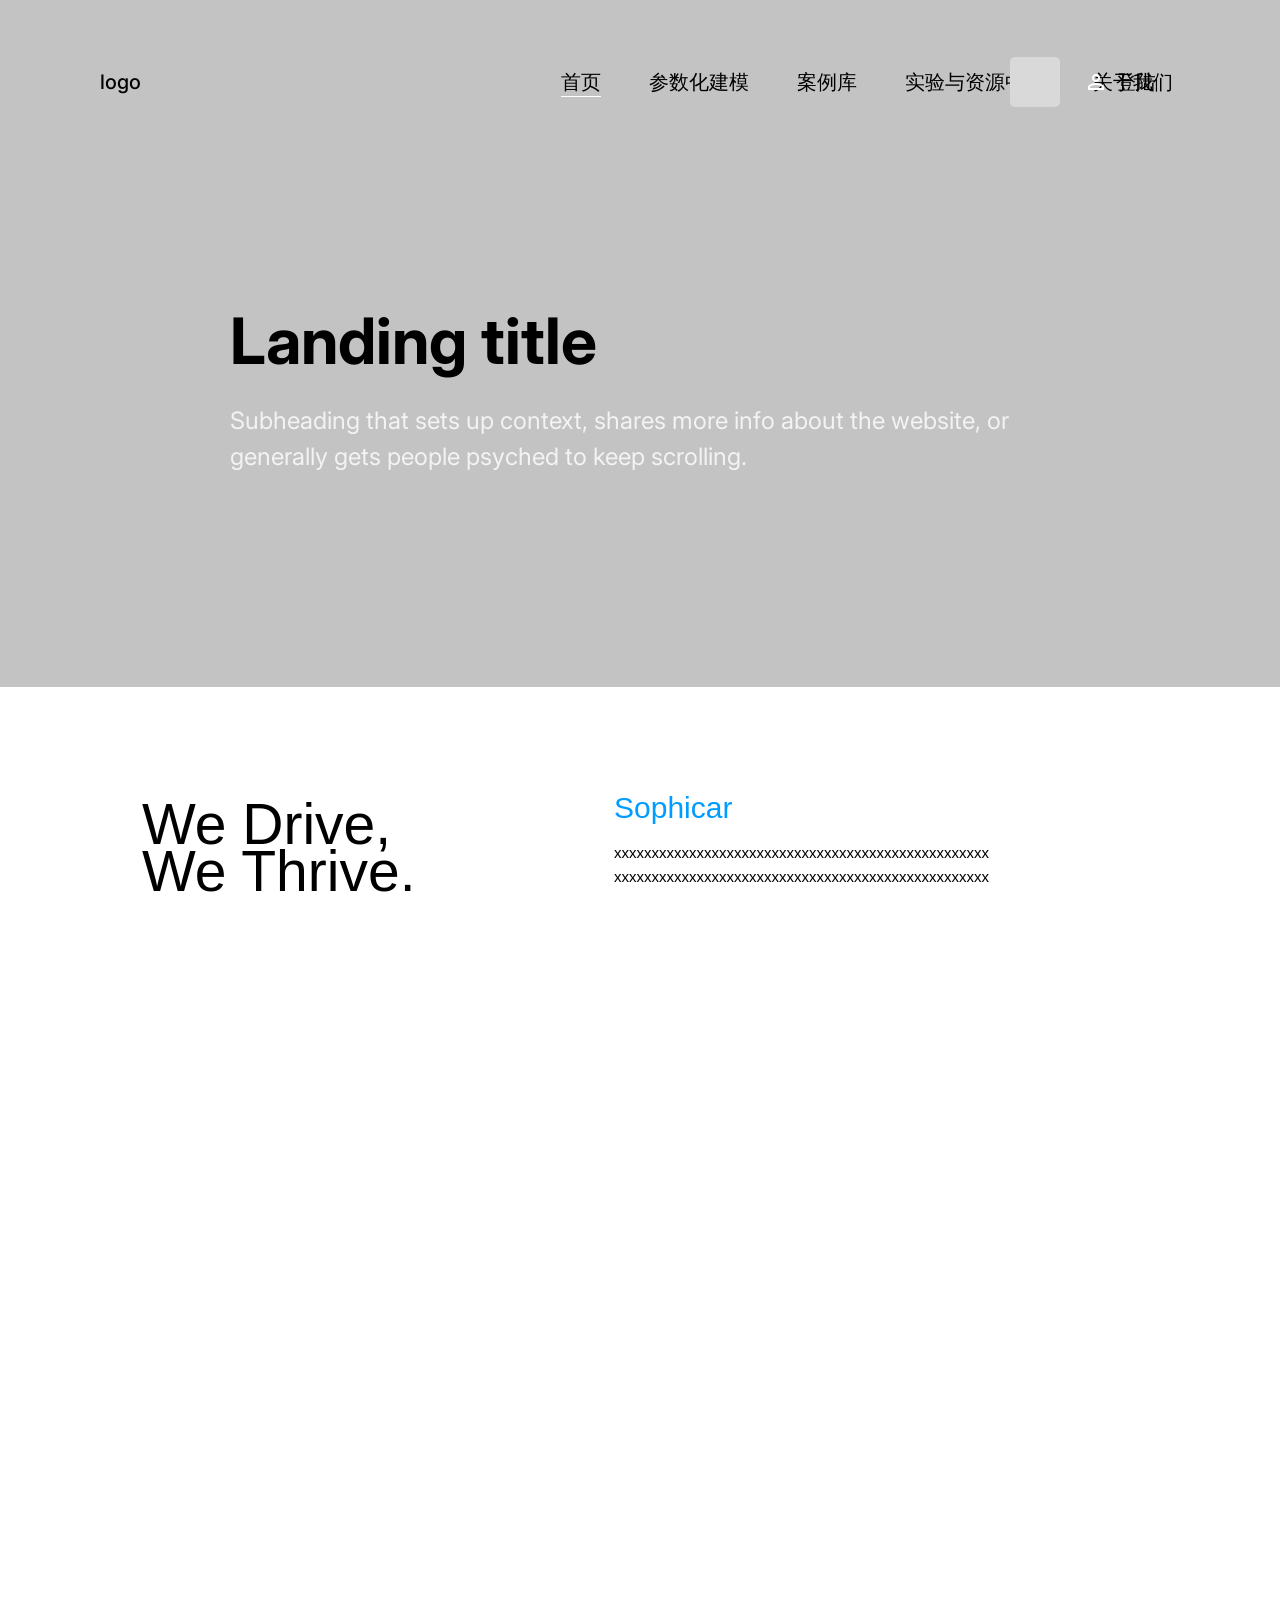
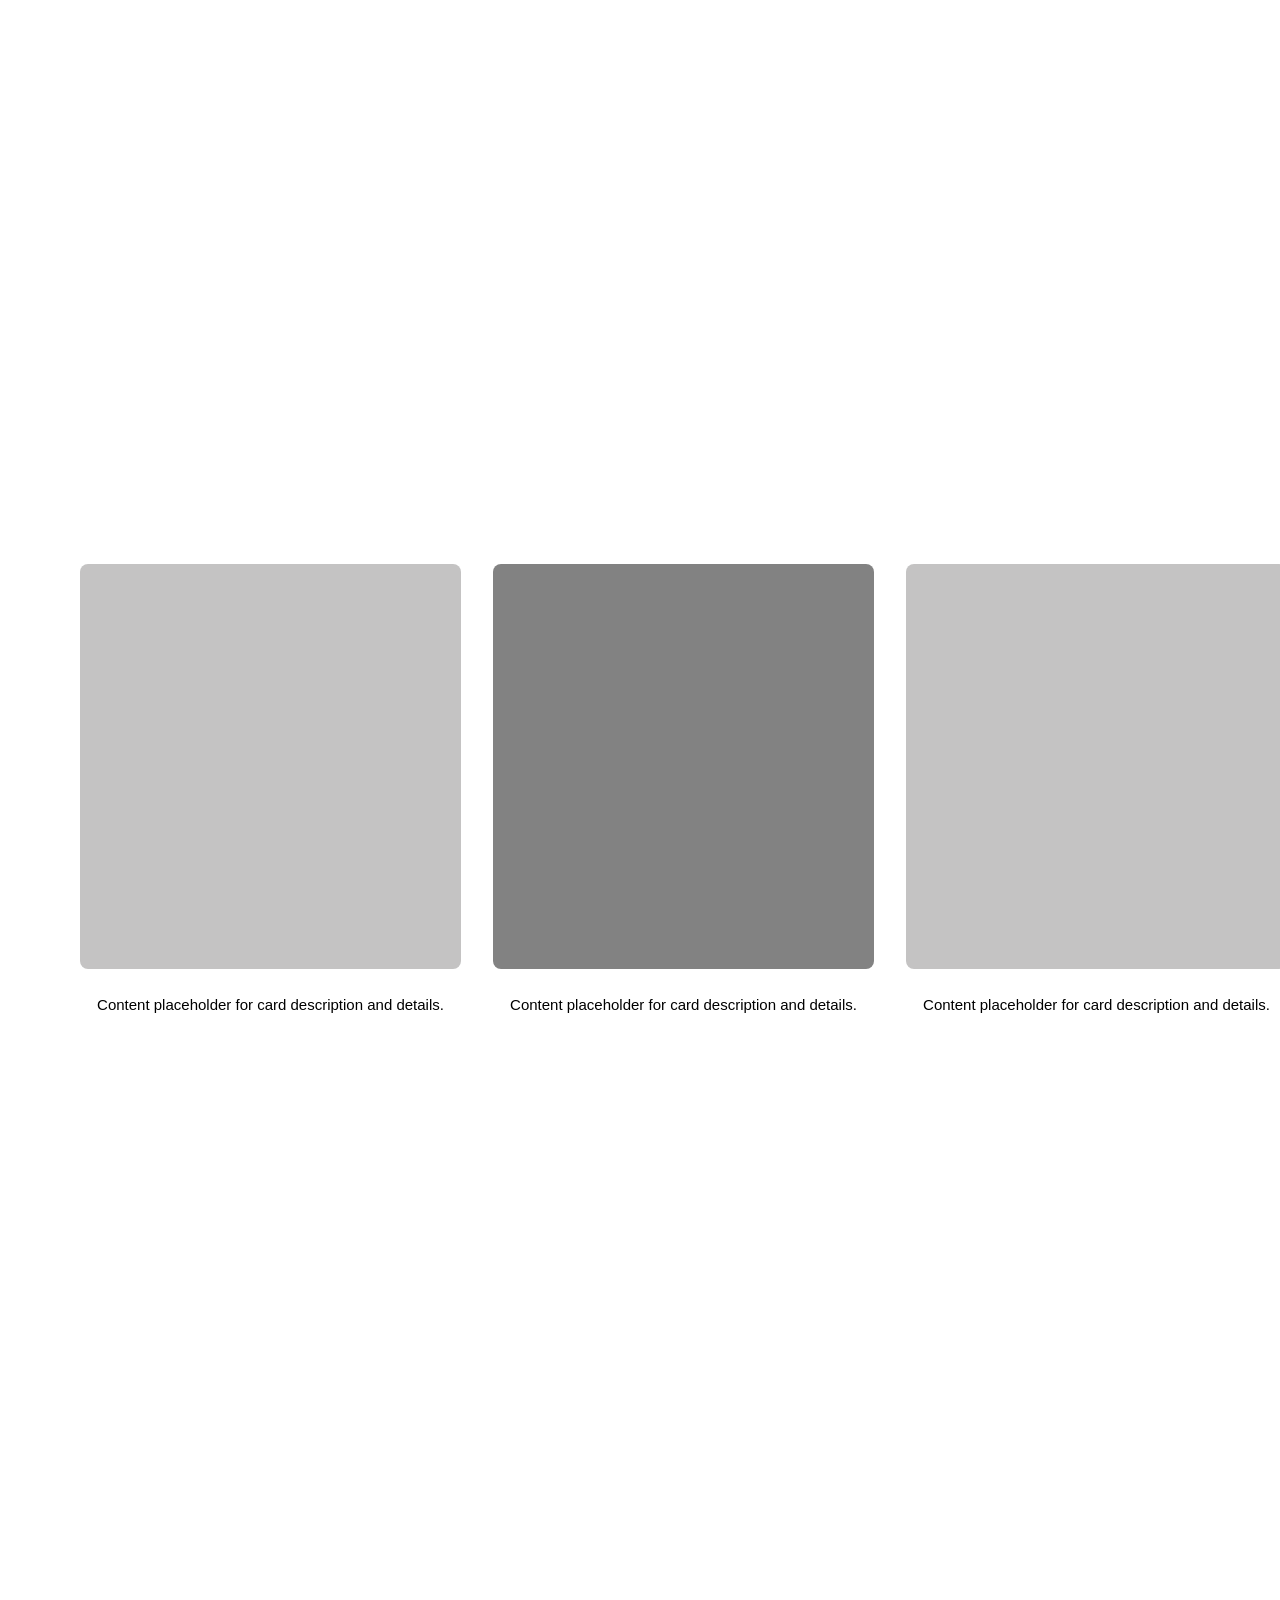
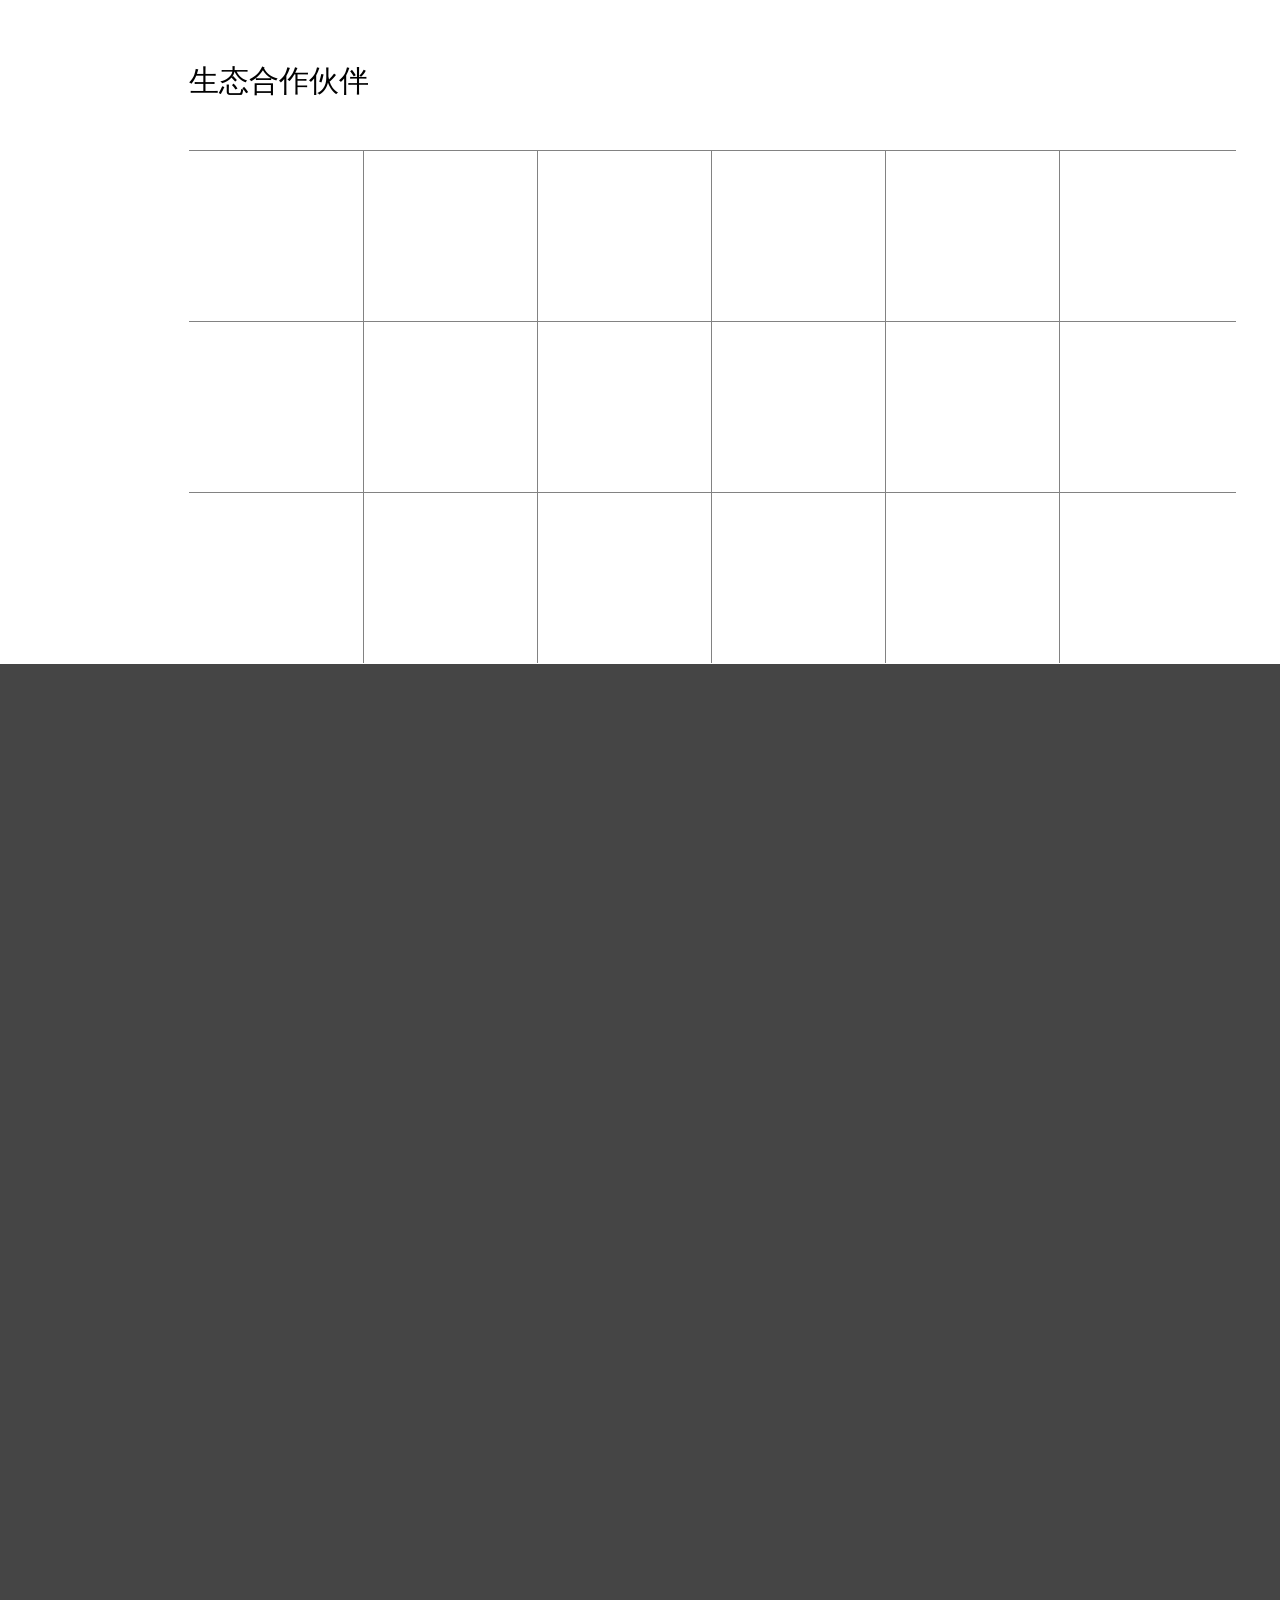
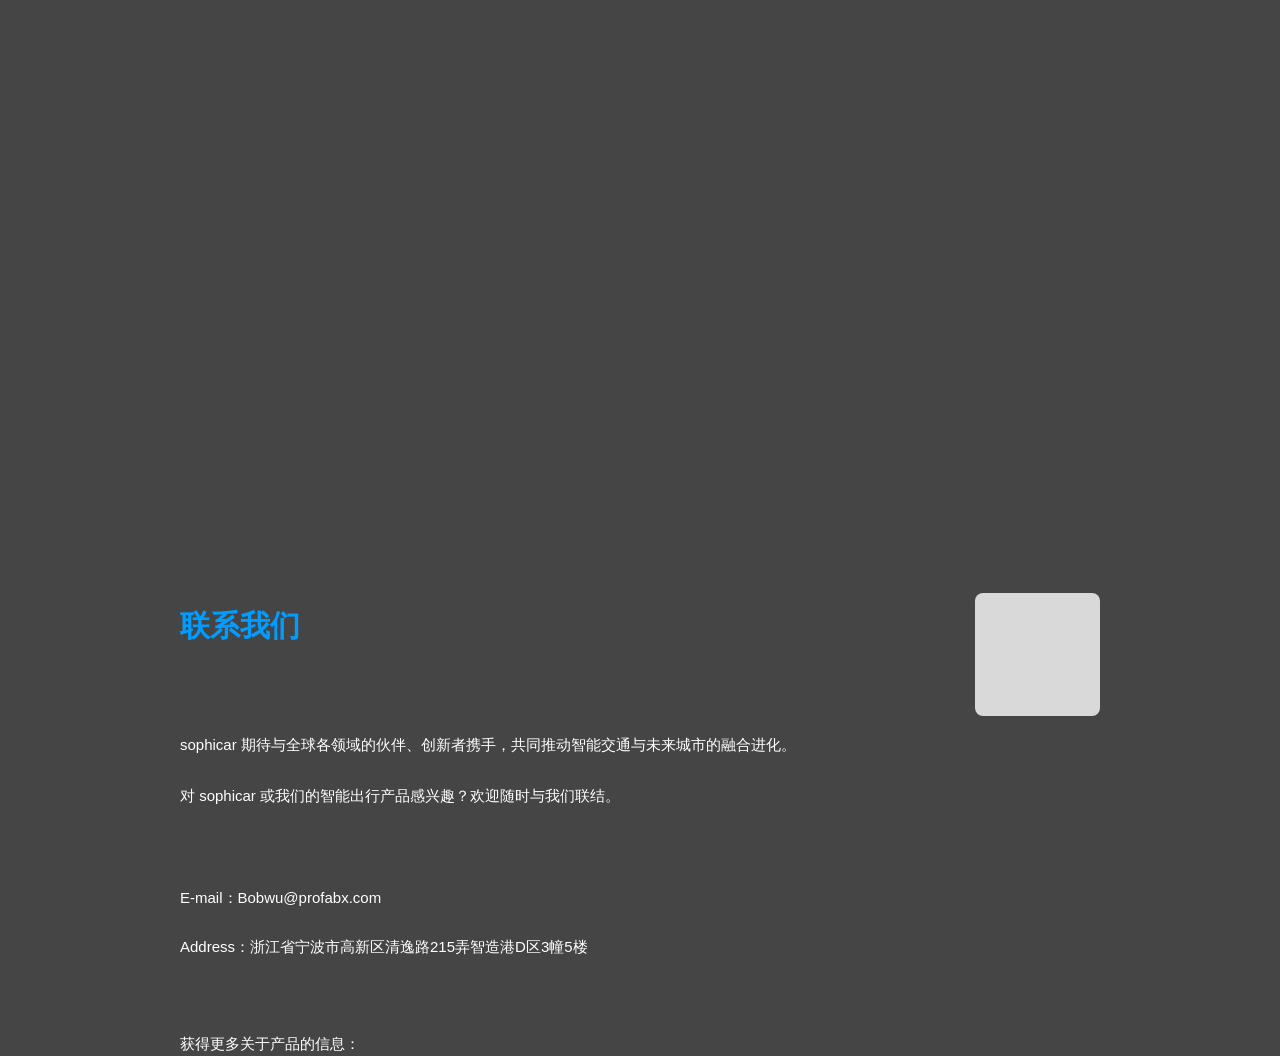
<file: 毕设/毕设/index.html>
<!DOCTYPE html>
<html lang="zh-CN">
<head>
    <meta charset="UTF-8">
    <meta name="viewport" content="width=device-width, initial-scale=1.0">
    <title>Sophicar - 智能出行解决方案</title>
    <link rel="stylesheet" href="css/style.css">
    <link href="https://fonts.googleapis.com/css2?family=Inter:wght@400;700&family=PingFang+SC:wght@300;400;500;600&display=swap" rel="stylesheet">
</head>
<body>
    <!-- Navigation -->
    <nav class="navigation">
        <div class="nav-container">
            <div class="logo">logo</div>
            <ul class="nav-items">
                <li><a href="#" class="nav-link active">首页</a></li>
                <li><a href="#" class="nav-link">参数化建模</a></li>
                <li><a href="#" class="nav-link">案例库</a></li>
                <li><a href="#" class="nav-link">实验与资源中心</a></li>
                <li><a href="#" class="nav-link">关于我们</a></li>
            </ul>
            <div class="nav-actions">
                <div class="lang-switch">
                    <span class="rectangle"></span>
                    <span class="lang-text">EN</span>
                </div>
                <div class="user-actions">
                    <img src="images/icons/person-outline.svg" alt="user" class="user-icon">
                    <span class="login-text">登陆</span>
                </div>
            </div>
        </div>
    </nav>

    <!-- Hero Section -->
    <section class="hero">
        <div class="hero-content">
            <h1 class="hero-title">Landing title</h1>
            <p class="hero-subtitle">Subheading that sets up context, shares more info about the website, or generally gets people psyched to keep scrolling.</p>
        </div>
        <div class="hero-main-text">
            <h2 class="main-title">
                We Drive,<br>
                We Thrive.
            </h2>
            <div class="company-info">
                <span class="company-name">Sophicar</span>
                <p class="company-desc">xxxxxxxxxxxxxxxxxxxxxxxxxxxxxxxxxxxxxxxxxxxxxxxxxx</p>
                <p class="company-desc">xxxxxxxxxxxxxxxxxxxxxxxxxxxxxxxxxxxxxxxxxxxxxxxxxx</p>
            </div>
        </div>
    </section>

    <!-- Cards Section -->
    <section class="cards-section">
        <div class="cards-container">
            <div class="card">
                <div class="card-image"></div>
                <div class="card-content">
                    <p>Content placeholder for card description and details.</p>
                </div>
            </div>
            <div class="card">
                <div class="card-image card-image-secondary"></div>
                <div class="card-content">
                    <p>Content placeholder for card description and details.</p>
                </div>
            </div>
            <div class="card">
                <div class="card-image"></div>
                <div class="card-content">
                    <p>Content placeholder for card description and details.</p>
                </div>
            </div>
        </div>
    </section>

    <!-- Partners Section -->
    <section class="partners-section">
        <h3 class="partners-title">生态合作伙伴</h3>
        <div class="partners-grid">
            <div class="partner-item">
                <div class="partner-line"></div>
            </div>
            <div class="partner-item">
                <div class="partner-line"></div>
            </div>
            <div class="partner-item">
                <div class="partner-line"></div>
            </div>
            <div class="partner-item">
                <div class="partner-line"></div>
            </div>
            <div class="partner-item">
                <div class="partner-line"></div>
            </div>
            <div class="partner-vertical-line"></div>
            <div class="partner-vertical-line"></div>
            <div class="partner-vertical-line"></div>
            <div class="partner-vertical-line"></div>
            <div class="partner-vertical-line"></div>
        </div>
    </section>

    <!-- Contact Section -->
    <section class="contact-section">
        <div class="contact-container">
            <div class="contact-info">
                <h4 class="contact-title">联系我们</h4>
                <p class="contact-mission">sophicar 期待与全球各领域的伙伴、创新者携手，共同推动智能交通与未来城市的融合进化。</p>
                <p class="contact-text">对 sophicar 或我们的智能出行产品感兴趣？欢迎随时与我们联结。</p>
                <p class="contact-email">E-mail：Bobwu@profabx.com</p>
                <p class="contact-address">Address：浙江省宁波市高新区清逸路215弄智造港D区3幢5楼</p>
                <p class="contact-cta">获得更多关于产品的信息：</p>
            </div>
            <div class="contact-qr">
                <div class="qr-placeholder"></div>
            </div>
        </div>
    </section>

    <script src="js/main.js"></script>
</body>
</html>
</file>
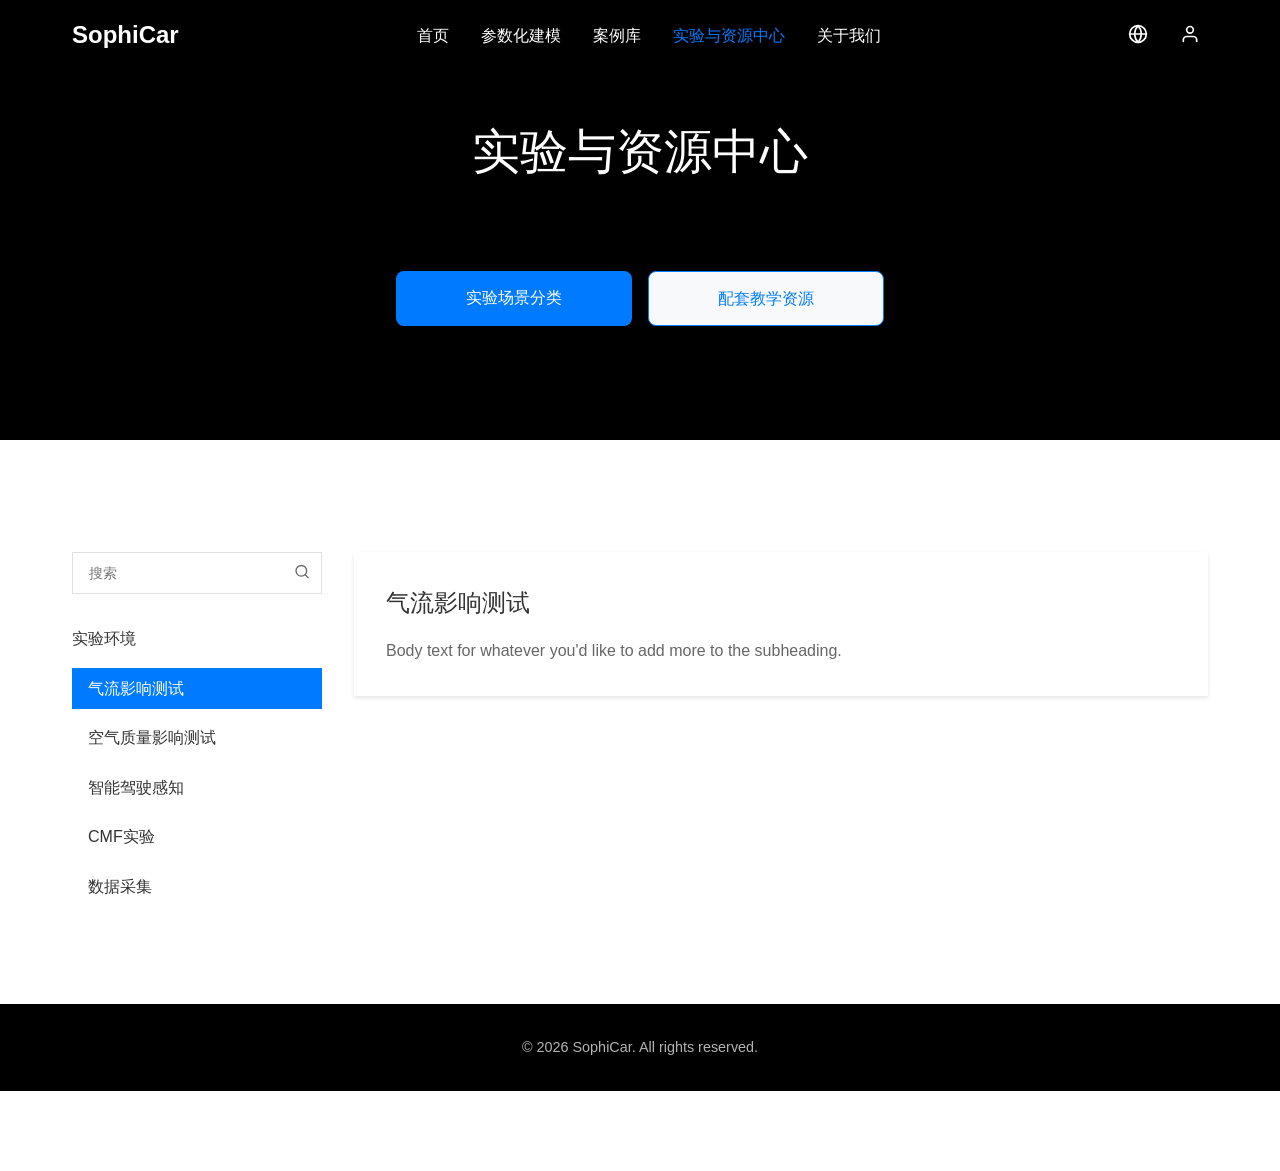
<file: sophicar/实验与资源中心/sophicar/index.html>
<!DOCTYPE html>
<html lang="zh-CN">
<head>
    <meta charset="UTF-8">
    <meta name="viewport" content="width=device-width, initial-scale=1.0">
    <title>实验与资源中心 - SophiCar</title>
    <link rel="stylesheet" href="css/style.css">
</head>
<body>
    <header class="header">
        <div class="header-content">
            <div class="logo">
                <a href="#">SophiCar</a>
            </div>
            <nav class="nav">
                <ul class="nav-menu">
                    <li class="nav-item"><a href="#" class="nav-link">首页</a></li>
                    <li class="nav-item"><a href="../../参数化建模/index_副本.html" class="nav-link">参数化建模</a></li>
                    <li class="nav-item"><a href="#" class="nav-link">案例库</a></li>
                    <li class="nav-item"><a href="#" class="nav-link active">实验与资源中心</a></li>
                    <li class="nav-item"><a href="#" class="nav-link">关于我们</a></li>
                </ul>
            </nav>
            <div class="header-actions">
                <button class="action-btn" aria-label="语言">
                    <svg width="20" height="20" viewBox="0 0 24 24" fill="none" stroke="currentColor" stroke-width="2" stroke-linecap="round" stroke-linejoin="round">
                        <circle cx="12" cy="12" r="10"></circle>
                        <line x1="2" y1="12" x2="22" y2="12"></line>
                        <path d="M12 2a15.3 15.3 0 0 1 4 10 15.3 15.3 0 0 1-4 10 15.3 15.3 0 0 1-4-10 15.3 15.3 0 0 1 4-10z"></path>
                    </svg>
                </button>
                <button class="action-btn" aria-label="用户">
                    <!-- user icon -->
                    <svg width="20" height="20" viewBox="0 0 24 24" fill="none" stroke="currentColor" stroke-width="2" stroke-linecap="round" stroke-linejoin="round">
                        <path d="M20 21v-2a4 4 0 0 0-4-4H8a4 4 0 0 0-4 4v2"></path>
                        <circle cx="12" cy="7" r="4"></circle>
                    </svg>
                </button>
            </div>
        </div>
    </header>

    <section class="hero">
        <div class="hero-content">
            <h1 class="hero-title">实验与资源中心</h1>
            <div class="hero-buttons">
                <button class="btn btn-primary">实验场景分类</button>
                <button class="btn btn-secondary">配套教学资源</button>
            </div>
        </div>
    </section>

    <main class="main">
        <div class="container">
            <div class="sidebar">
                <div class="search-box">
                    <input type="text" placeholder="搜索" class="search-input">
                    <button class="search-btn" aria-label="搜索">
                        <svg width="16" height="16" viewBox="0 0 24 24" fill="none" stroke="currentColor" stroke-width="2" stroke-linecap="round" stroke-linejoin="round">
                            <circle cx="11" cy="11" r="8"></circle>
                            <line x1="21" y1="21" x2="16.65" y2="16.65"></line>
                        </svg>
                    </button>
                </div>
                <div class="menu-section">
                    <h3 class="menu-title">实验环境</h3>
                    <ul class="menu-list">
                        <li class="menu-item active">
                            <a href="#" class="menu-link">气流影响测试</a>
                        </li>
                        <li class="menu-item">
                            <a href="#" class="menu-link">空气质量影响测试</a>
                        </li>
                        <li class="menu-item">
                            <a href="#" class="menu-link">智能驾驶感知</a>
                        </li>
                        <li class="menu-item">
                            <a href="#" class="menu-link">CMF实验</a>
                        </li>
                        <li class="menu-item">
                            <a href="#" class="menu-link">数据采集</a>
                        </li>
                    </ul>
                </div>
            </div>
            <div class="content">
                <div class="section">
                    <h2 class="section-title">气流影响测试</h2>
                    <p class="section-text">Body text for whatever you'd like to add more to the subheading.</p>
                </div>
            </div>
        </div>
    </main>

    <footer class="footer">
        <div class="footer-content">
            <p class="footer-text">© 2026 SophiCar. All rights reserved.</p>
        </div>
    </footer>

    <script src="js/script.js"></script>
</body>
</html>
</file>
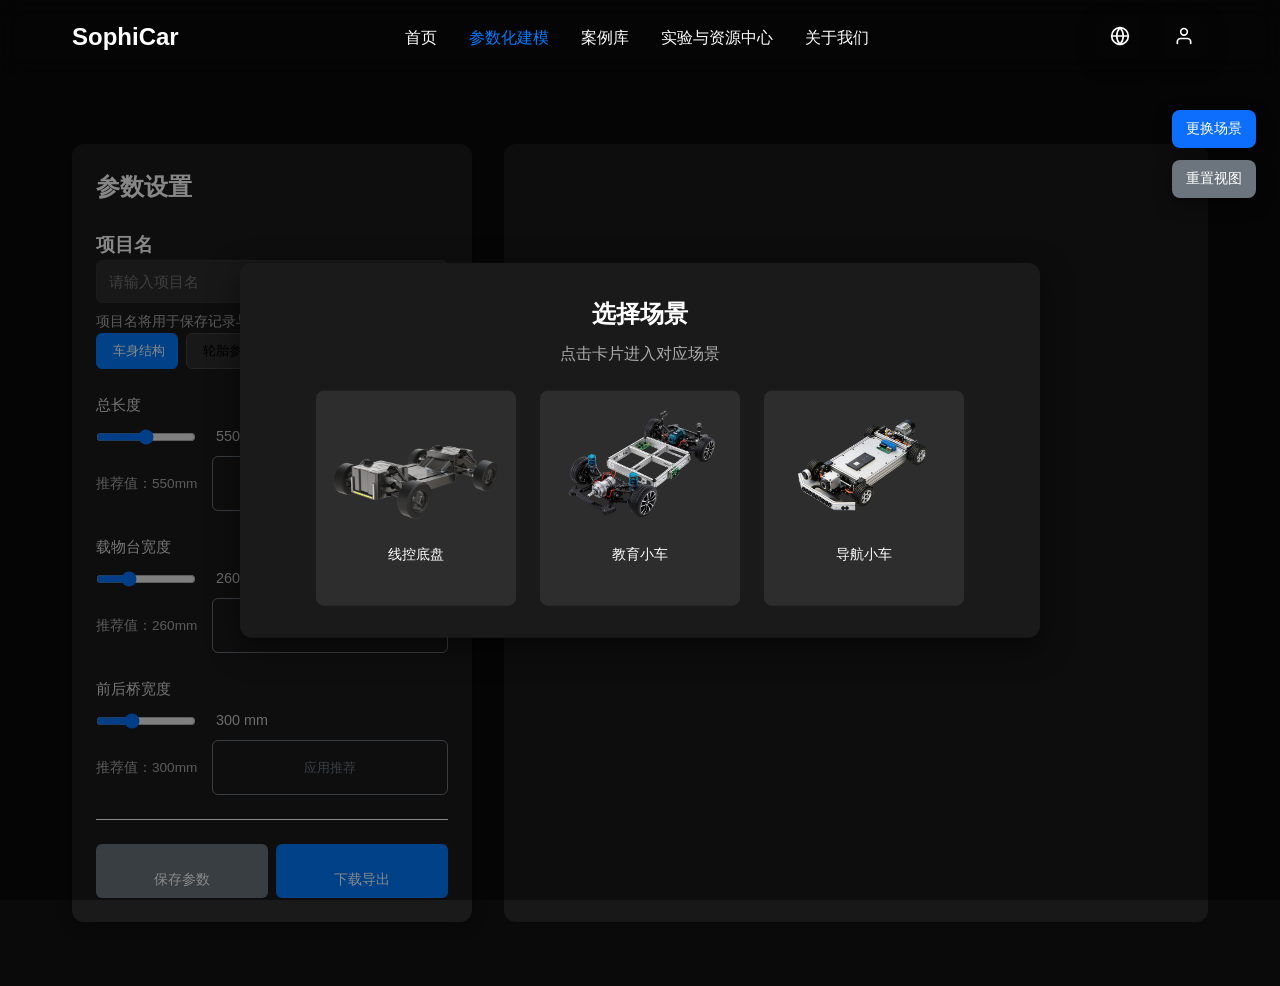
<file: sophicar/参数化建模/index_副本.html>
<!DOCTYPE html>
<html lang="zh-CN">
<head>
    <meta charset="UTF-8">
    <meta name="viewport" content="width=device-width, initial-scale=1.0">
    <title>SophiCar - 参数化建模</title>
    <link rel="stylesheet" href="../实验与资源中心/sophicar/css/style.css">
    <link rel="stylesheet" href="styles_副本.css">
<style>
    /* 覆盖实验中心的 .main 顶部内边距，使内容上移 */
    .main{padding:2rem 0 2rem;}
</style>
</head>
<body>
    <!-- 统一实验与资源中心风格导航栏 -->
    <header class="header">
        <div class="header-content">
            <div class="logo">
                <a href="#">SophiCar</a>
            </div>
            <nav class="nav">
                <ul class="nav-menu">
                    <li class="nav-item"><a href="#" class="nav-link">首页</a></li>
                    <li class="nav-item"><a href="#" class="nav-link active">参数化建模</a></li>
                    <li class="nav-item"><a href="#" class="nav-link">案例库</a></li>
                    <li class="nav-item"><a href="../实验与资源中心/sophicar/index.html" class="nav-link">实验与资源中心</a></li>
                    <li class="nav-item"><a href="#" class="nav-link">关于我们</a></li>
                </ul>
            </nav>
            <div class="header-actions">
                <button class="action-btn" aria-label="语言">
                    <svg width="20" height="20" viewBox="0 0 24 24" fill="none" stroke="currentColor" stroke-width="2" stroke-linecap="round" stroke-linejoin="round">
                        <circle cx="12" cy="12" r="10"></circle>
                        <line x1="2" y1="12" x2="22" y2="12"></line>
                        <path d="M12 2a15.3 15.3 0 0 1 4 10 15.3 15.3 0 0 1-4 10 15.3 15.3 0 0 1-4-10 15.3 15.3 0 0 1 4-10z"></path>
                    </svg>
                </button>
                <button class="action-btn" aria-label="用户">
                    <!-- user icon -->
                    <svg width="20" height="20" viewBox="0 0 24 24" fill="none" stroke="currentColor" stroke-width="2" stroke-linecap="round" stroke-linejoin="round">
                        <path d="M20 21v-2a4 4 0 0 0-4-4H8a4 4 0 0 0-4 4v2"></path>
                        <circle cx="12" cy="7" r="4"></circle>
                    </svg>
                </button>
            </div>
        </div>
    </header>

    <!-- 右侧悬浮按钮 -->
    <div class="floating-actions">
        <button id="btnChangeScene" class="action-btn action-btn-primary">更换场景</button>
        <button id="btnResetView" class="action-btn action-btn-secondary">重置视图</button>
    </div>

    <!-- 遮罩和弹窗（默认隐藏，通过 CSS display:none 控制）-->
    <div id="overlay" class="overlay"></div>
    <div id="modal" class="modal">
        <div class="modal-content">
            <h2>选择场景</h2>
            <p>点击卡片进入对应场景</p>
            <div class="scene-cards">
                <div class="scene-card">
                    <img src="images_副本/line-control-chassis.png" alt="线控底盘">
                    <p>线控底盘</p>
                </div>
                <div class="scene-card">
                    <img src="images_副本/educational-car.png" alt="教育小车">
                    <p>教育小车</p>
                </div>
                <div class="scene-card">
                    <img src="images_副本/navigation-car.png" alt="导航小车">
                    <p>导航小车</p>
                </div>
            </div>
        </div>
    </div>


    <!-- 主体 -->
    <main class="main">
        <!-- 主容器 -->
    <div class="container">
        <main class="main-content">
            <!-- 参数设置区域 -->
            <div class="parameter-section">
                <div class="section-header">
                    <h2>参数设置</h2>
                </div>

                <!-- 项目名输入 -->
                <div class="project-name">
                    <h3>项目名</h3>
                    <div class="input-group">
                        <input type="text" placeholder="请输入项目名">
                        <p class="input-hint">项目名将用于保存记录与文件命名</p>
                    </div>
                </div>

                <!-- 标签导航 -->
                <div class="tab-navigation">
                    <button class="tab-btn active">车身结构</button>
                    <button class="tab-btn">轮胎参数</button>
                    <button class="tab-btn">附属结构</button>
                    <button class="tab-btn">动力系统</button>
                </div>

                <!-- 参数控制组 -->
                <div class="parameter-groups">
                    <!-- 总长度 -->
                    <div class="parameter-group">
                        <label>总长度</label>
                        <div class="control-group">
                            <div class="slider-container">
                                <input type="range" min="300" max="800" value="550" class="slider" oninput="updateValue(this)">
                                <div class="value-display">550 mm</div>
                            </div>
                            <div class="recommendation">
                                <p>推荐值：550mm</p>
                                <button class="btn btn-sm btn-outline apply-recommendation" data-target="总长度">应用推荐</button>
                            </div>
                        </div>
                    </div>

                    <!-- 载物台宽度 -->
                    <div class="parameter-group">
                        <label>载物台宽度</label>
                        <div class="control-group">
                            <div class="slider-container">
                                <input type="range" min="200" max="400" value="260" class="slider" oninput="updateValue(this)">
                                <div class="value-display">260 mm</div>
                            </div>
                            <div class="recommendation">
                                <p>推荐值：260mm</p>
                                <button class="btn btn-sm btn-outline apply-recommendation" data-target="载物台宽度">应用推荐</button>
                            </div>
                        </div>
                    </div>

                    <!-- 前后桥宽度 -->
                    <div class="parameter-group">
                        <label>前后桥宽度</label>
                        <div class="control-group">
                            <div class="slider-container">
                                <input type="range" min="250" max="400" value="300" class="slider" oninput="updateValue(this)">
                                <div class="value-display">300 mm</div>
                            </div>
                            <div class="recommendation">
                                <p>推荐值：300mm</p>
                                <button class="btn btn-sm btn-outline apply-recommendation" data-target="前后桥宽度">应用推荐</button>
                            </div>
                        </div>
                    </div>
                </div>

                <!-- 底部分割线 -->
                <div class="divider"></div>

                <!-- 底部按钮 -->
                <div class="footer-buttons">
                    <button class="btn btn-secondary">保存参数</button>
                    <button class="btn btn-primary">下载导出</button>
                </div>
            </div>

            <!-- 场景展示区 -->
            <div class="scene-display">
                <img alt="场景" class="chassis-image" id="sceneImage" style="display:none">
            </div>
        </main>
    </div>

    <script>
        // 更新滑块数值显示
        function updateValue(slider) {
            const display = slider.parentNode.querySelector('.value-display');
            display.textContent = slider.value + ' mm';
        }

        // 应用推荐值
        document.querySelectorAll('.apply-recommendation').forEach(button => {
            button.addEventListener('click', function() {
                const target = this.getAttribute('data-target');
                let newValue = 0;
                switch(target) {
                    case '总长度': newValue = 550; break;
                    case '载物台宽度': newValue = 260; break;
                    case '前后桥宽度': newValue = 300; break;
                }
                const slider = this.closest('.control-group').querySelector('.slider');
                slider.value = newValue;
                updateValue(slider);
            });
        });

        // 显示/隐藏弹窗
        const overlay = document.getElementById('overlay');
        const modal   = document.getElementById('modal');
        // 页面加载默认显示弹窗
        window.addEventListener('load', () => {
            overlay.style.display = 'block';
            modal.style.display   = 'block';
        });
        document.getElementById('btnChangeScene').addEventListener('click', () => {
            overlay.style.display = 'block';
            modal.style.display   = 'block';
        });
        // 点击卡片切换场景
        document.querySelectorAll('.scene-card').forEach(card => {
            card.addEventListener('click', () => {
                const img = card.querySelector('img');
                const sceneImg = document.getElementById('sceneImage');
                sceneImg.src   = img.src;
                sceneImg.style.display = 'block';
                overlay.style.display = 'none';
                modal.style.display   = 'none';
            });
        });
        overlay.addEventListener('click', () => {
            overlay.style.display = 'none';
            modal.style.display   = 'none';
        });
    </script>
</body>
</html>
</file>
<file: 毕设/毕设/css/style.css>
* {
    margin: 0;
    padding: 0;
    box-sizing: border-box;
}

:root {
    --primary-blue: #009CFF;
    --white: #FFFFFF;
    --black: #000000;
    --gray-light: #C4C3C3;
    --gray-medium: #D9D9D9;
    --gray-dark: #828282;
    --gray-darker: #454545;
    --gray-text: rgba(255, 255, 255, 0.8);
    
    --font-primary: 'PingFang SC', sans-serif;
    --font-secondary: 'Inter', sans-serif;
    
    --nav-height: 164px;
    --container-width: 1440px;
    --card-height: 405px;
}

html {
    scroll-behavior: smooth;
}

body {
    font-family: var(--font-primary);
    background-color: var(--white);
    color: var(--black);
    line-height: 1.6;
    overflow-x: hidden;
}

/* Navigation */
.navigation {
    position: fixed;
    top: 0;
    left: 0;
    width: 100%;
    height: var(--nav-height);
    background: transparent;
    z-index: 1000;
    padding: 0 100px;
}

.nav-container {
    display: flex;
    align-items: center;
    justify-content: space-between;
    height: 100%;
    max-width: var(--container-width);
    margin: 0 auto;
}

.logo {
    font-family: var(--font-secondary);
    font-size: 20px;
    font-weight: 500;
    color: var(--black);
}

.nav-items {
    display: flex;
    list-style: none;
    gap: 48px;
    position: absolute;
    left: 561px;
}

.nav-link {
    font-family: var(--font-primary);
    font-size: 20px;
    font-weight: 400;
    color: var(--black);
    text-decoration: none;
    transition: opacity 0.3s ease;
    position: relative;
}

.nav-link::after {
    content: '';
    position: absolute;
    bottom: -4px;
    left: 0;
    width: 0;
    height: 1px;
    background-color: var(--white);
    transition: width 0.3s ease;
}

.nav-link:hover {
    opacity: 0.7;
}

.nav-link.active::after {
    width: 100%;
}

.nav-actions {
    display: flex;
    align-items: center;
    gap: 24px;
    position: absolute;
    right: 124px;
}

.lang-switch {
    display: flex;
    align-items: center;
    gap: 8px;
    cursor: pointer;
}

.rectangle {
    width: 50px;
    height: 50px;
    background-color: var(--gray-medium);
    border-radius: 5px;
}

.lang-text {
    font-family: var(--font-primary);
    font-size: 20px;
    font-weight: 300;
    color: var(--black);
    position: absolute;
    left: 1289px;
    top: 82px;
}

.user-actions {
    display: flex;
    align-items: center;
    gap: 8px;
    cursor: pointer;
}

.user-icon {
    width: 24px;
    height: 24px;
}

.login-text {
    font-family: var(--font-primary);
    font-size: 20px;
    font-weight: 300;
    color: var(--black);
}

/* Hero Section */
.hero {
    position: relative;
    width: 100%;
    height: 687px;
    background-color: var(--gray-light);
    padding: 302px 230px 0;
}

.hero-content {
    position: absolute;
    top: 302px;
    left: 230px;
    width: 844px;
    display: flex;
    flex-direction: column;
    gap: 24px;
}

.hero-title {
    font-family: var(--font-secondary);
    font-size: 64px;
    font-weight: 700;
    line-height: 1.21;
    letter-spacing: -2%;
    color: var(--black);
}

.hero-subtitle {
    font-family: var(--font-secondary);
    font-size: 24px;
    font-weight: 400;
    line-height: 1.5;
    color: var(--gray-text);
}

.hero-main-text {
    position: absolute;
    top: 801px;
    left: 142px;
    width: 844px;
}

.main-title {
    font-family: var(--font-primary);
    font-size: 57px;
    font-weight: 500;
    line-height: 0.82;
    letter-spacing: -1.05%;
    color: var(--black);
    margin-bottom: 40px;
}

.company-info {
    position: absolute;
    top: -17px;
    left: 472px;
    width: 645px;
}

.company-name {
    font-family: var(--font-primary);
    font-size: 30px;
    font-weight: 500;
    line-height: 1.57;
    letter-spacing: -2%;
    color: var(--primary-blue);
    display: block;
    margin-bottom: 10px;
}

.company-desc {
    font-family: var(--font-primary);
    font-size: 15px;
    font-weight: 400;
    line-height: 1.6;
    letter-spacing: -4%;
    color: var(--black);
    margin-bottom: 0;
}

/* Cards Section */
.cards-section {
    padding: 1477px 80px 0;
    max-width: var(--container-width);
    margin: 0 auto;
}

.cards-container {
    display: flex;
    gap: 32px;
    justify-content: stretch;
    align-items: stretch;
}

.card {
    flex: 1;
    display: flex;
    flex-direction: column;
    gap: 24px;
}

.card-image {
    width: 100%;
    height: var(--card-height);
    background-color: var(--gray-light);
    border-radius: 8px;
    transition: transform 0.3s ease, box-shadow 0.3s ease;
}

.card-image:hover {
    transform: translateY(-8px);
    box-shadow: 0 12px 24px rgba(0, 0, 0, 0.15);
}

.card-image-secondary {
    background-color: var(--gray-dark);
}

.card-content {
    display: flex;
    justify-content: center;
    align-items: center;
    width: 381px;
}

.card-content p {
    font-family: var(--font-primary);
    font-size: 15px;
    font-weight: 400;
    line-height: 1.6;
    letter-spacing: -4%;
    color: var(--black);
    text-align: center;
}

/* Partners Section */
.partners-section {
    padding: 2243px 189px 0;
    position: relative;
}

.partners-title {
    font-family: var(--font-primary);
    font-size: 30px;
    font-weight: 500;
    line-height: 1.4;
    letter-spacing: -2%;
    color: var(--black);
    margin-bottom: 48px;
}

.partners-grid {
    position: relative;
    width: 1048px;
    height: 514px;
}

.partner-item {
    position: absolute;
}

.partner-line {
    width: 1047px;
    height: 0.5px;
    background-color: var(--gray-dark);
}

.partner-item:nth-child(1) {
    top: 171px;
}

.partner-item:nth-child(2) {
    top: 342px;
}

.partner-vertical-line {
    position: absolute;
    width: 0;
    height: 512px;
    border-left: 0.5px solid var(--gray-dark);
}

.partner-vertical-line:nth-of-type(6) {
    left: 174px;
    top: 1px;
}

.partner-vertical-line:nth-of-type(7) {
    left: 348px;
    top: 1px;
}

.partner-vertical-line:nth-of-type(8) {
    left: 522px;
    top: 1px;
}

.partner-vertical-line:nth-of-type(9) {
    left: 696px;
    top: 1px;
}

.partner-vertical-line:nth-of-type(10) {
    left: 870px;
    top: 1px;
}

/* Contact Section */
.contact-section {
    background-color: var(--gray-darker);
    padding: 2994px 0 0;
    min-height: 512px;
}

.contact-container {
    display: flex;
    max-width: var(--container-width);
    margin: 0 auto;
    padding: 0 180px;
}

.contact-info {
    flex: 1;
    padding-top: 147px;
}

.contact-title {
    font-family: var(--font-primary);
    font-size: 30px;
    font-weight: 600;
    line-height: 1.4;
    letter-spacing: 7%;
    color: var(--primary-blue);
    margin-bottom: 86px;
}

.contact-mission {
    font-family: var(--font-primary);
    font-size: 15px;
    font-weight: 400;
    line-height: 1.6;
    letter-spacing: -4%;
    color: var(--white);
    margin-bottom: 27px;
}

.contact-text {
    font-family: var(--font-primary);
    font-size: 15px;
    font-weight: 400;
    line-height: 1.6;
    letter-spacing: -4%;
    color: var(--white);
    margin-bottom: 78px;
}

.contact-email,
.contact-address {
    font-family: var(--font-primary);
    font-size: 15px;
    font-weight: 400;
    line-height: 1.6;
    letter-spacing: -4%;
    color: var(--white);
    margin-bottom: 25px;
}

.contact-cta {
    font-family: var(--font-primary);
    font-size: 15px;
    font-weight: 400;
    line-height: 1.6;
    letter-spacing: -4%;
    color: var(--white);
    margin-top: 73px;
}

.contact-qr {
    padding-top: 135px;
    padding-left: 80px;
}

.qr-placeholder {
    width: 125px;
    height: 123px;
    background-color: var(--gray-medium);
    border-radius: 8px;
}

/* Animations */
@keyframes fadeInUp {
    from {
        opacity: 0;
        transform: translateY(30px);
    }
    to {
        opacity: 1;
        transform: translateY(0);
    }
}

@keyframes slideInLeft {
    from {
        opacity: 0;
        transform: translateX(-30px);
    }
    to {
        opacity: 1;
        transform: translateX(0);
    }
}

@keyframes pulse {
    0%, 100% {
        transform: scale(1);
    }
    50% {
        transform: scale(1.05);
    }
}

.hero-content {
    animation: fadeInUp 0.8s ease-out;
}

.hero-main-text {
    animation: fadeInUp 0.8s ease-out 0.2s both;
}

.card {
    animation: fadeInUp 0.6s ease-out;
}

.card:nth-child(2) {
    animation-delay: 0.1s;
}

.card:nth-child(3) {
    animation-delay: 0.2s;
}

.contact-info {
    animation: slideInLeft 0.8s ease-out;
}

.contact-qr {
    animation: slideInLeft 0.8s ease-out 0.2s both;
}

/* Hover Effects */
.nav-link:hover {
    color: var(--primary-blue);
}

.card-image:hover {
    cursor: pointer;
}

.contact-qr:hover .qr-placeholder {
    animation: pulse 0.6s ease-in-out;
}

/* Responsive Design */
@media (max-width: 1024px) {
    .navigation {
        padding: 0 40px;
    }
    
    .hero {
        padding: 250px 40px 0;
    }
    
    .hero-content,
    .hero-main-text {
        left: 40px;
    }
    
    .cards-container {
        flex-direction: column;
    }
    
    .cards-section {
        padding: 100px 40px 0;
    }
}

@media (max-width: 768px) {
    .nav-items {
        display: none;
    }
    
    .hero-title {
        font-size: 48px;
    }
    
    .main-title {
        font-size: 42px;
    }
    
    .partners-grid {
        width: 100%;
        overflow-x: auto;
    }
    
    .contact-container {
        flex-direction: column;
        padding: 0 40px;
    }
    
    .contact-qr {
        padding-left: 0;
        padding-bottom: 40px;
    }
}

/* Smooth scrolling for anchor links */
a {
    transition: color 0.3s ease, background-color 0.3s ease;
}

/* Focus states for accessibility */
.nav-link:focus,
button:focus {
    outline: 2px solid var(--primary-blue);
    outline-offset: 2px;
}

/* Loading state */
.loading {
    opacity: 0;
    animation: fadeInUp 0.5s ease-out forwards;
}
</file>
<file: sophicar/实验与资源中心/sophicar/css/style.css>
* {
    margin: 0;
    padding: 0;
    box-sizing: border-box;
}

:root {
    --primary-color: #007bff;
    --primary-hover: #0069d9;
    --secondary-color: #f8f9fa;
    --secondary-hover: #e2e6ea;
    --text-color: #333;
    --text-light: #666;
    --background-dark: #000;
    --background-light: #fff;
    --border-color: #dee2e6;
    --border-radius: 0;
    --transition: all 0.3s ease;
}

body {
    font-family: 'Arial', sans-serif;
    font-size: 16px;
    line-height: 1.6;
    color: var(--text-color);
    background-color: var(--background-light);
}

/* Header */
.header {
    position: fixed;
    top: 0;
    left: 0;
    width: 100%;
    z-index: 1000;
    background-color: transparent; /* 透明背景，内容通过模糊显示 */
    color: var(--background-light);
    padding: 1rem 0;
    backdrop-filter: blur(12px);
    -webkit-backdrop-filter: blur(12px);
}

.header-content {
    display: flex;
    align-items: center;
    justify-content: space-between;
    max-width: 1200px;
    margin: 0 auto;
    padding: 0 2rem;
}

.logo {
    font-size: 1.5rem;
    font-weight: bold;
}

.logo a {
    color: var(--background-light);
    text-decoration: none;
}

.nav-menu {
    display: flex;
    list-style: none;
    gap: 2rem;
}

.nav-link {
    color: var(--background-light);
    text-decoration: none;
    transition: none;
    padding: 0.5rem 0;
    position: relative;
}

.nav-link:hover {
    color: var(--primary-color);
}

/* Hover underline animation */
.nav-link::after {
    content: '';
    position: absolute;
    left: 0;
    bottom: -2px;
    width: 100%;
    height: 2px;
    background-color: var(--primary-color);
    transform: scaleX(0);
    transform-origin: left;
    transition: transform 0.3s ease;
}

.nav-link:hover::after {
    transform: scaleX(1);
}

.nav-link.active {
    color: var(--primary-color);
}

.nav-link.active::after {
    content: '';
    position: absolute;
    bottom: 0;
    left: 0;
    width: 100%;
    height: 2px;
    background-color: var(--primary-color);
}

.header-actions {
    display: flex;
    gap: 1rem;
}

.action-btn {
    background: none;
    border: none;
    color: var(--background-light);
    cursor: pointer;
    padding: 0.5rem;
    border-radius: 50%;
    transition: none;
}

.action-btn:hover {
    background-color: rgba(255, 255, 255, 0.1);
}

/* Hero Section */
.hero {
    background-color: var(--background-dark);
    color: var(--background-light);
    min-height: 520px; /* 黑色区域长度 500px */
    /* 让黑色区域延伸到导航栏下方 */
    margin-top: -80px; /* 80px = header 高度 */
    padding: calc(4rem + 80px) 0 4rem; /* 补偿内边距，保持视觉间距 */
    text-align: center;

    display: flex;
    align-items: center;
    justify-content: center;
}

.hero-content {
    max-width: 1200px;
    margin: 0 auto;
    padding: 0 2rem;
}

.hero-title {
    font-size: 3rem;
    font-weight: 500;
    margin-bottom: 80px; /* 与导航栏高度一致的间距 */
}

.hero-buttons {
    display: flex;
    gap: 1rem;
    justify-content: center;
    flex-wrap: wrap;
}

.btn {
    width: 236px;
    height: 54.5px;
    padding: 0;
    border: none;
    border-radius: 8px;
    font-size: 1rem;
    font-weight: 500;
    line-height: 54.5px; /* 垂直居中文字 */
    cursor: pointer;
    transition: none;
    text-decoration: none;
    display: inline-block;
}

.btn-primary {
    background-color: var(--primary-color);
    color: var(--background-light);
}

.btn-primary:hover {
    background-color: var(--primary-hover);
    transform: translateY(-2px);
}

.btn-secondary {
    background-color: var(--secondary-color);
    color: var(--primary-color);
    border: 1px solid var(--primary-color);
}

.btn-secondary:hover {
    background-color: var(--secondary-hover);
    transform: translateY(-2px);
}

/* Main Content */
.main {
    padding: calc(2rem + 80px) 0 2rem; /* 顶部留出导航高度 */
}

.container {
    display: flex;
    max-width: 1200px;
    margin: 0 auto;
    padding: 0 2rem;
    gap: 2rem;
}

/* Sidebar */
.menu-item {
    position: relative;
}
.primary-link {
    display: flex;
    justify-content: space-between;
    align-items: center;
    padding: 0.5rem 1rem;
    color: var(--text-color);
    text-decoration: none;
    cursor: pointer;
    transition: none;
}
.primary-link:hover {
    background-color: var(--secondary-color);
    color: var(--primary-color);
}
.arrow {
    transition: transform 0.2s ease;
}
.menu-item.expanded > .arrow,
.menu-item.expanded .arrow {
    transform: rotate(180deg);
}
.submenu {
    list-style: none;
    padding-left: 1rem;
    display: none;
}
.menu-item.expanded > .submenu {
    display: block;
}
.submenu-item .menu-link {
    padding: 0.5rem 1rem;
}
.sidebar {
    width: 250px;
    flex-shrink: 0;
}

.search-box {
    position: relative;
    margin-bottom: 2rem;
}

.search-input {
    width: 100%;
    padding: 0.75rem 2.5rem 0.75rem 1rem;
    border: 1px solid var(--border-color);
    border-radius: var(--border-radius);
    font-size: 0.9rem;
}

.search-btn {
    position: absolute;
    right: 0.5rem;
    top: 50%;
    transform: translateY(-50%);
    background: none;
    border: none;
    color: var(--text-light);
    cursor: pointer;
    padding: 0.25rem;
}

.menu-section {
    margin-bottom: 2rem;
}

.menu-title {
    font-size: 1rem;
    font-weight: 500;
    margin-bottom: 1rem;
    color: var(--text-color);
}

.menu-list {
    list-style: none;
}

.menu-item {
    margin-bottom: 0.5rem;
}

.menu-link {
    display: block;
    padding: 0.5rem 1rem;
    color: var(--text-color);
    text-decoration: none;
    border-radius: var(--border-radius);
    transition: none;
}

.menu-link:hover {
    background-color: var(--secondary-color);
    color: var(--primary-color);
}

.menu-item.active .menu-link {
    background-color: var(--primary-color);
    color: var(--background-light);
}

/* Content Area */
.content {
    flex: 1;
    min-width: 0;
}

.section {
    padding: 2rem;
    background-color: var(--background-light);
    border-radius: var(--border-radius);
    box-shadow: 0 2px 4px rgba(0, 0, 0, 0.1);
}

.section-title {
    font-size: 1.5rem;
    font-weight: 500;
    margin-bottom: 1rem;
    color: var(--text-color);
}

.section-text {
    color: var(--text-light);
    line-height: 1.6;
}

/* Footer */
.footer {
    background-color: var(--background-dark);
    color: var(--background-light);
    padding: 2rem 0;
    margin-top: 2rem;
}

.footer-content {
    max-width: 1200px;
    margin: 0 auto;
    padding: 0 2rem;
    text-align: center;
}

.footer-text {
    font-size: 0.9rem;
    color: rgba(255, 255, 255, 0.7);
}

/* Responsive Design */
@media (max-width: 992px) {
    .header-content {
        padding: 0 1rem;
    }

    .nav-menu {
        gap: 1rem;
    }

    .hero-content {
        padding: 0 1rem;
    }

    .hero-title {
        font-size: 2.5rem;
    }

    .container {
        padding: 0 1rem;
        gap: 1rem;
    }

    .sidebar {
        width: 200px;
    }

    .section {
        padding: 1.5rem;
    }
}

@media (max-width: 768px) {
    .header-content {
        flex-wrap: wrap;
        gap: 1rem;
    }

    .logo {
        flex: 1;
    }

    .nav {
        order: 3;
        width: 100%;
    }

    .nav-menu {
        justify-content: center;
        gap: 1.5rem;
    }

    .header-actions {
        order: 2;
    }

    .hero {
        padding: 3rem 0;
    }

    .hero-title {
        font-size: 2rem;
    }

    .hero-buttons {
        flex-direction: column;
        align-items: center;
    }

    .btn {
        width: 100%;
        max-width: 300px;
        text-align: center;
    }

    .container {
        flex-direction: column;
    }

    .sidebar {
        width: 100%;
        order: 2;
    }

    .content {
        order: 1;
    }

    .search-box {
        max-width: 400px;
        margin: 0 auto 2rem;
    }

    .menu-section {
        display: flex;
        flex-wrap: wrap;
        gap: 1rem;
        margin-bottom: 0;
    }

    .menu-list {
        display: flex;
        flex-wrap: wrap;
        gap: 0.5rem;
    }

    .menu-item {
        margin-bottom: 0;
    }

    .menu-link {
        padding: 0.5rem 1rem;
        white-space: nowrap;
    }
}

@media (max-width: 576px) {
    .header-content {
        flex-direction: column;
        align-items: flex-start;
        gap: 1rem;
    }

    .logo {
        width: 100%;
        text-align: center;
    }

    .nav-menu {
        flex-direction: column;
        gap: 0.5rem;
        width: 100%;
    }

    .nav-item {
        width: 100%;
    }

    .nav-link {
        display: block;
        padding: 0.75rem 0;
        text-align: center;
    }

    .header-actions {
        width: 100%;
        justify-content: center;
    }

    .hero {
        padding: 2rem 0;
    }

    .hero-title {
        font-size: 1.8rem;
    }

    .section {
        padding: 1rem;
    }

    .section-title {
        font-size: 1.3rem;
    }
}

/* Animations */
@keyframes fadeIn {
    from {
        opacity: 0;
        transform: translateY(20px);
    }
    to {
        opacity: 1;
        transform: translateY(0);
    }
}

.hero {
    animation: fadeIn 0.8s ease-out;
}

.section {
    animation: fadeIn 0.8s ease-out 0.2s both;
}

.sidebar {
    animation: fadeIn 0.8s ease-out 0.4s both;
}

/* Focus Styles */
.btn:focus,
.action-btn:focus,
.search-btn:focus,
.search-input:focus,
.menu-link:focus {
    outline: 2px solid var(--primary-color);
    outline-offset: 2px;
}

/* Disabled Styles */
.btn:disabled {
    opacity: 0.6;
    cursor: not-allowed;
    transform: none;
}

.btn:disabled:hover {
    transform: none;
}

/* Scrollbar */
::-webkit-scrollbar {
    width: 8px;
}

::-webkit-scrollbar-track {
    background: var(--secondary-color);
}

::-webkit-scrollbar-thumb {
    background: var(--text-light);
    border-radius: 4px;
}

::-webkit-scrollbar-thumb:hover {
    background: var(--text-color);
}
</file>
<file: sophicar/参数化建模/styles_副本.css>
/* 全局样式 */
* {
    margin: 0;
    padding: 0;
    box-sizing: border-box;
}

body {
    font-family: 'Segoe UI', Tahoma, Geneva, Verdana, sans-serif;
    background-color: #0a0a0a;
    color: #fff;
    line-height: 1.6;
}

.container {
    max-width: 1200px;
    margin: 0 auto;
    padding: 2rem;
    display: flex;
    justify-content: center;
    gap: 2rem;
}

/* 导航栏 */
.navigation {
    position: fixed;
    top: 0;
    left: 0;
    right: 0;
    z-index: 1000;
    background-color: #121212;
    padding: 1rem 2rem;
    display: flex;
    justify-content: flex-start;
    gap: 0.5rem;
    align-items: center;
    box-shadow: 0 10px 20px rgba(0, 0, 0, 0.5);
    backdrop-filter: blur(12px);
    border-bottom: 1px solid rgba(255, 255, 255, 0.1);
}

/* 遮罩层 */
.overlay {
    position: fixed;
    top: 0;
    left: 0;
    right: 0;
    bottom: 0;
    background-color: rgba(0, 0, 0, 0.47);
    z-index: 999;
    display: none;
}

/* 弹窗容器 */
.modal {
    position: fixed;
    top: 50%;
    left: 50%;
    transform: translate(-50%, -50%);
    background: #1a1a1a;
    border-radius: 12px;
    padding: 2rem;
    box-shadow: 0 10px 30px rgba(0, 0, 0, 0.5);
    z-index: 1000;
    width: 80%;
    max-width: 800px;
    display: none;
}

.modal-content {
    text-align: center;
}

.modal-content h2 {
    color: white;
    margin-bottom: 0.5rem;
}

.modal-content p {
    color: #aaa;
    margin-bottom: 1.5rem;
}

.scene-cards {
    display: flex;
    gap: 1.5rem;
    justify-content: center;
    flex-wrap: wrap;
}

.scene-card {
    background: #2d2d2d;
    border-radius: 8px;
    padding: 1rem;
    width: 200px;
    text-align: center;
    cursor: pointer;
    transition: all 0.2s ease;
}

.scene-card:hover {
    background: #3a3a3a;
    transform: translateY(-2px);
}

.scene-card img {
    width: 100%;
    height: 120px;
    object-fit: cover;
    border-radius: 6px;
    margin-bottom: 0.5rem;
}

.scene-card p {
    color: #fff;
    font-size: 0.9rem;
}

.logo h1 {
    color: white;
    font-size: 1.5rem;
    font-weight: bold;
}

.nav-items a {
    color: #ccc;
    text-decoration: none;
    margin-left: 1.5rem;
    font-size: 0.95rem;
}

.nav-items .active {
    color: #007bff;
    font-weight: 600;
    position: relative;
    left: 2px;          /* 右移 2px */
}

.icons {
    display: flex;
    gap: 1rem;
    align-items: center;
}

.icon {
    width: 20px;
    height: 20px;
    filter: brightness(0) saturate(100%) invert(100%);
}

/* 右侧悬浮按钮容器 */
.floating-actions {
    position: fixed;
    top: 110px;
    right: 24px;
    z-index: 1100; /* 高于遮罩与弹窗 */
    display: flex;
    flex-direction: column;
    gap: 12px;
}

/* 悬浮按钮通用样式 */
.action-btn {
    border: none;
    border-radius: 8px;
    padding: 10px 14px;
    font-size: 14px;
    color: #fff;
    cursor: pointer;
    box-shadow: 0 6px 18px rgba(0, 0, 0, 0.35);
    transition: opacity 0.15s ease;
}
.action-btn:hover {
    opacity: 0.88;
}
.action-btn:active {
    transform: translateY(1px);
}

.action-btn-primary {
    background: #0d6efd;
}

.action-btn-secondary {
    background: #6c757d;
}

.scene-display {
    flex: 2;
    display: flex;
    justify-content: center;
    align-items: center;
    background: rgba(255, 255, 255, 0.06);
    border-radius: 12px;
    position: relative;
    overflow: hidden;
}

.chassis-image {
    max-width: 100%;
    max-height: 100%;
    object-fit: contain;
    pointer-events: none;
}

/* 主内容区 */
.main-content {
    flex: 1;
    display: flex;
    justify-content: flex-start;
    gap: 2rem;
    margin-top: 80px;
}

/* 参数设置区域 */
.parameter-section {
    flex: 1;
    background: #1a1a1a;
    border-radius: 12px;
    padding: 1.5rem;
    box-shadow: 0 4px 15px rgba(0, 0, 0, 0.3);
    max-width: 400px;
    margin: 0;
}

.section-header {
    display: flex;
    justify-content: space-between;
    align-items: center;
    margin-bottom: 1.5rem;
}

.section-header h2 {
    color: #fff;
    font-size: 1.5rem;
}

.header-buttons {
    display: block;
}

/* 输入组 */
.input-group input {
    width: 100%;
    padding: 0.75rem;
    border: 1px solid #333;
    border-radius: 6px;
    background: #2d2d2d;
    color: white;
    font-size: 0.95rem;
}

.input-hint {
    color: #aaa;
    font-size: 0.85rem;
    margin-top: 0.5rem;
}

.tab-navigation {
    display: flex;
    gap: 0.5rem;
    margin-bottom: 1.5rem;
    justify-content: center;
    flex-wrap: nowrap;
    overflow-x: auto;
}

.tab-btn {
    padding: 0.5rem 1rem;
    background: #2d2d2d;
    border: 1px solid #444;
    border-radius: 6px;
    cursor: pointer;
    transition: all 0.2s ease;
    min-width: 80px;
    max-width: 120px;
    white-space: nowrap;
    text-align: center;
}

.tab-btn.active {
    background: #007bff;
    color: white;
    border-color: #007bff;
}

/* 参数组 */
.parameter-group {
    margin-bottom: 1.5rem;
}

.parameter-group label {
    display: block;
    margin-bottom: 0.5rem;
    color: #ddd;
    font-size: 0.95rem;
}

.slider-container {
    display: flex;
    align-items: center;
    gap: 1rem;
    margin-bottom: 0.5rem;
}

.slider {
    width: 100px;
    height: 8px;
    border-radius: 4px;
    background: #333;
    outline: none;
}

.value-display {
    width: 60px;
    text-align: center;
    font-size: 0.9rem;
    color: #ccc;
}

.recommendation {
    display: flex;
    justify-content: space-between;
    align-items: center;
    margin-top: 0.5rem;
    font-size: 0.85rem;
    color: #aaa;
}

.recommendation button {
    padding: 0 0.4rem !important;
    font-size: 0.8rem;
}

/* 按钮样式 */
.btn {
    padding: 0.5rem 1rem;
    border: none;
    border-radius: 6px;
    cursor: pointer;
    font-size: 0.9rem;
    transition: all 0.2s ease;
}

.btn-primary {
    background: #007bff;
    color: white;
}

.btn-secondary {
    background: #6c757d;
    color: white;
}

.btn-outline {
    background: transparent;
    border: 1px solid #6c757d;
    color: #6c757d;
}

.btn:hover {
    opacity: 0.9;
}

/* 底部分割线 */
.divider {
    height: 1px;
    background: white;
    margin: 1.5rem 0;
}

/* 底部按钮 */
.footer-buttons {
    display: flex;
    gap: 0.5rem;
    margin-top: 1rem;
    justify-content: space-between;
    width: 100%;
}

.footer-buttons button {
    flex: 1;
}
</file>
